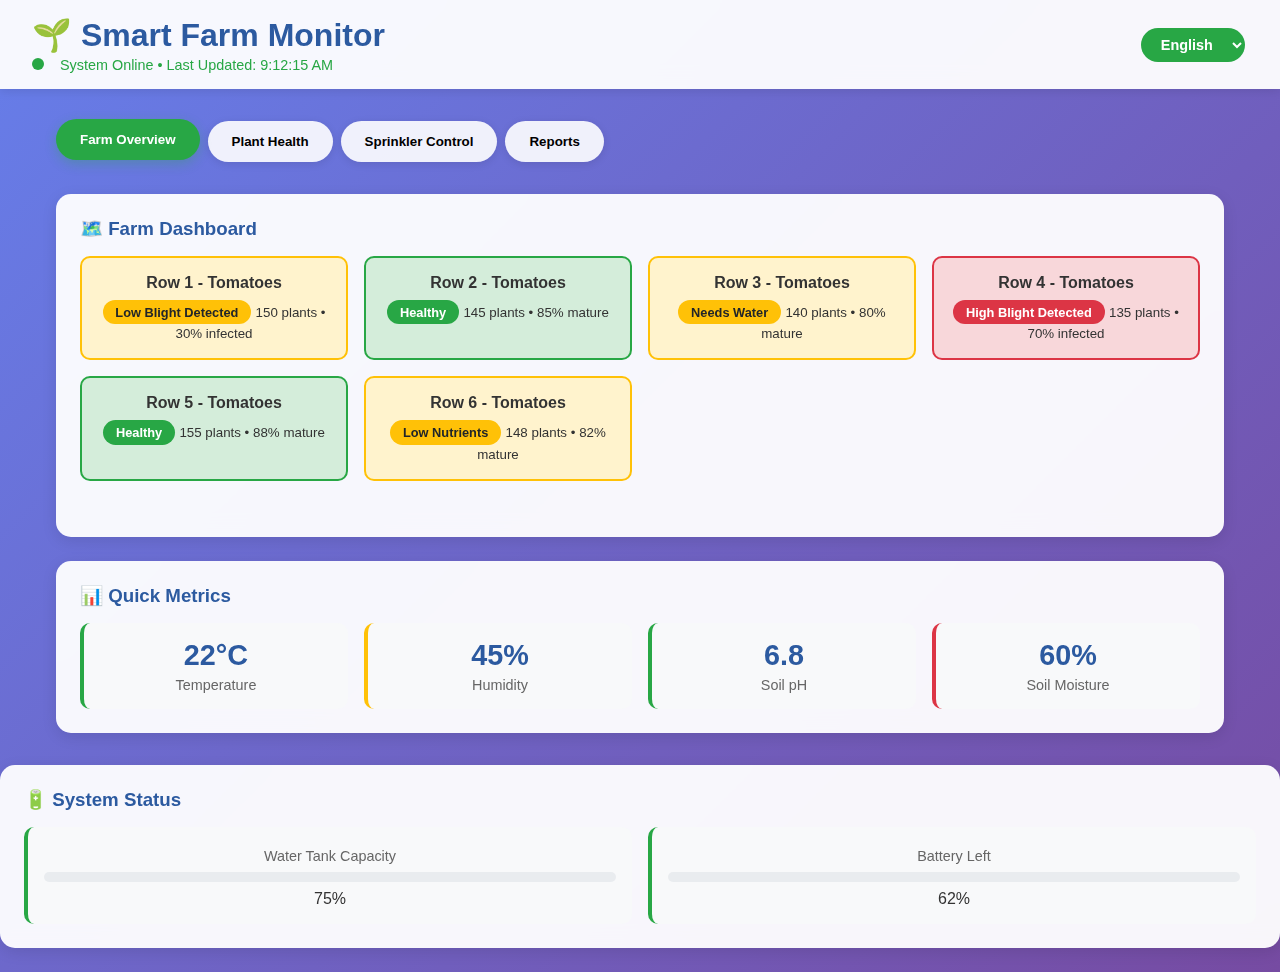
<file: index.html>
<!DOCTYPE html>
<html lang="en">
<head>
    <meta charset="UTF-8">
    <meta name="viewport" content="width=device-width, initial-scale=1.0">
    <title>Smart Farm Monitor</title>
    <style>
        * {
            margin: 0;
            padding: 0;
            box-sizing: border-box;
        }

        body {
            font-family: 'Segoe UI', Tahoma, Geneva, Verdana, sans-serif;
            background: linear-gradient(135deg, #667eea 0%, #764ba2 100%);
            min-height: 100vh;
            color: #333;
        }

        .header {
            background: rgba(255, 255, 255, 0.95);
            padding: 1rem 2rem;
            box-shadow: 0 2px 10px rgba(0,0,0,0.1);
            backdrop-filter: blur(10px);
        }

        .header h1 {
            color: #2c5aa0;
            font-size: 2rem;
            display: flex;
            align-items: center;
            gap: 0.5rem;
        }

        .header .status {
            font-size: 0.9rem;
            color: #28a745;
            margin-top: 0.2rem;
        }

        .container {
            max-width: 1200px;
            margin: 2rem auto;
            padding: 0 1rem;
        }

        .tabs {
            display: flex;
            gap: 0.5rem;
            margin-bottom: 2rem;
            flex-wrap: wrap;
        }

        .tab {
            background: rgba(255, 255, 255, 0.9);
            border: none;
            padding: 0.8rem 1.5rem;
            border-radius: 25px;
            cursor: pointer;
            font-weight: 600;
            transition: all 0.3s ease;
            box-shadow: 0 2px 8px rgba(0,0,0,0.1);
        }

        .tab.active {
            background: #28a745;
            color: white;
            transform: translateY(-2px);
            box-shadow: 0 4px 12px rgba(40, 167, 69, 0.3);
        }

        .tab:hover {
            transform: translateY(-1px);
            box-shadow: 0 3px 10px rgba(0,0,0,0.15);
        }

        .tab-content {
            display: none;
            animation: fadeIn 0.5s ease-in-out;
        }

        .tab-content.active {
            display: block;
        }

        @keyframes fadeIn {
            from { opacity: 0; transform: translateY(20px); }
            to { opacity: 1; transform: translateY(0); }
        }

        .card {
            background: rgba(255, 255, 255, 0.95);
            border-radius: 15px;
            padding: 1.5rem;
            margin-bottom: 1.5rem;
            box-shadow: 0 4px 15px rgba(0,0,0,0.1);
            backdrop-filter: blur(10px);
        }

        .card h3 {
            color: #2c5aa0;
            margin-bottom: 1rem;
            display: flex;
            align-items: center;
            gap: 0.5rem;
        }

        .farm-grid {
            display: grid;
            grid-template-columns: repeat(auto-fit, minmax(250px, 1fr));
            gap: 1rem;
            margin-bottom: 2rem;
        }

        .field {
            background: #f8f9fa;
            border: 2px solid #e9ecef;
            border-radius: 10px;
            padding: 1rem;
            text-align: center;
            transition: all 0.3s ease;
            cursor: pointer;
        }

        .field.healthy { border-color: #28a745; background: #d4edda; }
        .field.warning { border-color: #ffc107; background: #fff3cd; }
        .field.danger { border-color: #dc3545; background: #f8d7da; }

        .field:hover {
            transform: translateY(-3px);
            box-shadow: 0 5px 15px rgba(0,0,0,0.1);
        }

        .field-status {
            display: inline-block;
            padding: 0.3rem 0.8rem;
            border-radius: 20px;
            font-size: 0.8rem;
            font-weight: 600;
            margin-top: 0.5rem;
        }

        .status-healthy { background: #28a745; color: white; }
        .status-warning { background: #ffc107; color: #212529; }
        .status-danger { background: #dc3545; color: white; }

        .metrics-grid {
            display: grid;
            grid-template-columns: repeat(auto-fit, minmax(200px, 1fr));
            gap: 1rem;
        }

        .metric {
            background: #f8f9fa;
            padding: 1rem;
            border-radius: 10px;
            text-align: center;
            border-left: 4px solid #28a745;
        }

        .metric.warning { border-left-color: #ffc107; }
        .metric.danger { border-left-color: #dc3545; }

        .metric-value {
            font-size: 1.8rem;
            font-weight: bold;
            color: #2c5aa0;
        }

        .metric-label {
            color: #666;
            font-size: 0.9rem;
            margin-top: 0.3rem;
        }

        .controls {
            display: grid;
            grid-template-columns: repeat(auto-fit, minmax(250px, 1fr));
            gap: 1rem;
        }

        .control-panel {
            background: #f8f9fa;
            padding: 1.5rem;
            border-radius: 10px;
            border: 1px solid #e9ecef;
        }

        .control-panel h4 {
            color: #2c5aa0;
            margin-bottom: 1rem;
        }

        .btn {
            background: #28a745;
            color: white;
            border: none;
            padding: 0.8rem 1.5rem;
            border-radius: 25px;
            cursor: pointer;
            font-weight: 600;
            transition: all 0.3s ease;
            margin: 0.2rem;
        }

        .btn:hover {
            background: #218838;
            transform: translateY(-1px);
            box-shadow: 0 3px 8px rgba(40, 167, 69, 0.3);
        }

        .btn.stop {
            background: #dc3545;
        }

        .btn.stop:hover {
            background: #c82333;
        }

        .slider-container {
            margin: 1rem 0;
        }

        .slider {
            width: 100%;
            height: 8px;
            border-radius: 5px;
            background: #ddd;
            outline: none;
            -webkit-appearance: none;
        }

        .slider::-webkit-slider-thumb {
            -webkit-appearance: none;
            appearance: none;
            width: 20px;
            height: 20px;
            border-radius: 50%;
            background: #28a745;
            cursor: pointer;
        }

        .slider::-moz-range-thumb {
            width: 20px;
            height: 20px;
            border-radius: 50%;
            background: #28a745;
            cursor: pointer;
            border: none;
        }

        .progress-bar {
            width: 100%;
            height: 10px;
            background: #e9ecef;
            border-radius: 5px;
            overflow: hidden;
            margin: 0.5rem 0;
        }

        .progress-fill {
            height: 100%;
            background: linear-gradient(90deg, #28a745, #20c997);
            transition: width 0.3s ease;
            border-radius: 5px;
        }

        .alerts {
            background: #fff3cd;
            border: 1px solid #ffeaa7;
            border-radius: 10px;
            padding: 1rem;
            margin-bottom: 1rem;
        }

        .alert-item {
            display: flex;
            align-items: center;
            gap: 0.5rem;
            padding: 0.5rem 0;
            border-bottom: 1px solid #ffeaa7;
        }

        .alert-item:last-child {
            border-bottom: none;
        }

        .system-status {
            display: flex;
            align-items: center;
            gap: 1rem;
            flex-wrap: wrap;
        }

        .status-indicator {
            width: 12px;
            height: 12px;
            border-radius: 50%;
            background: #28a745;
            animation: pulse 2s infinite;
        }

        @keyframes pulse {
            0% { opacity: 1; }
            50% { opacity: 0.5; }
            100% { opacity: 1; }
        }

        @media (max-width: 768px) {
            .header {
                padding: 1rem;
            }
           
            .header h1 {
                font-size: 1.5rem;
            }
           
            .container {
                margin: 1rem auto;
                padding: 0 0.5rem;
            }
           
            .tabs {
                justify-content: center;
            }
           
            .tab {
                font-size: 0.9rem;
                padding: 0.6rem 1rem;
            }
        }
    </style>
</head>
<body>
            <div class="header">
        <div style="display: flex; justify-content: space-between; align-items: center; flex-wrap: wrap; gap: 1rem;">
            <div>
                <h1 id="mainTitle">🌱 Smart Farm Monitor</h1>
                <div class="system-status">
                    <div class="status-indicator"></div>
                    <span class="status" id="systemStatus">System Online • Last Updated: <span id="lastUpdate">--:--</span></span>
                </div>
            </div>
            <div class="language-selector">
                <select id="langSelect" onchange="changeLanguage()" class="btn" style="padding: 0.5rem 1rem; font-size: 0.9rem; border: none; border-radius: 25px; background: #28a745; color: white;">
                    <option value="en">English</option>
                    <option value="hi">हिंदी</option>
                    <option value="mr">मराठी</option>
                </select>
            </div>
        </div>
    </div>

    <div class="container">
        <div class="tabs">
            <button class="tab active" onclick="showTab('overview')" data-en="Farm Overview" data-hi="फार्म विवरण" data-mr="शेत विहंगावलोकन">Farm Overview</button>
            <button class="tab" onclick="showTab('health')" data-en="Plant Health" data-hi="पौधे का स्वास्थ्य" data-mr="वनस्पती आरोग्य">Plant Health</button>
            <button class="tab" onclick="showTab('sprinkler')" data-en="Sprinkler Control" data-hi="स्प्रिंकलर नियंत्रण" data-mr="फवारा नियंत्रण">Sprinkler Control</button>
            <button class="tab" onclick="showTab('reports')" data-en="Reports" data-hi="रिपोर्ट" data-mr="अहवाल">Reports</button>
        </div>

        <!-- Farm Overview Tab -->
<div id="overview" class="tab-content active">
    <div class="card">
        <h3>🗺️ Farm Dashboard</h3>
        <div class="farm-grid">
            <div class="field warning" onclick="selectField('row1')">
                <h4 data-en="Row 1 - Tomatoes" data-hi="पंक्ति 1 - टमाटर" data-mr="रांग 1 - टोमेटो">Row 1 - Tomatoes</h4>
                <div class="field-status status-warning" data-en="Less Blight Detected" data-hi="कम रोग का पता चला" data-mr="कमी आजार आढळले">Low Blight Detected</div>
                <small><span data-en="150 plants" data-hi="150 पौधे" data-mr="150 रोपे">150 plants</span> • <span data-en="70% infected" data-hi="90% परिपक्व" data-mr="90% पिकले">30% infected</span></small>
            </div>
            <div class="field healthy" onclick="selectField('row2')">
                <h4 data-en="Row 2 - Tomatoes" data-hi="पंक्ति 2 - टमाटर" data-mr="रांग 2 - टोमेटो">Row 2 - Tomatoes</h4>
                <div class="field-status status-healthy" data-en="Healthy" data-hi="स्वस्थ" data-mr="निरोगी">Healthy</div>
                <small><span data-en="145 plants" data-hi="145 पौधे" data-mr="145 रोपे">145 plants</span> • <span data-en="85% mature" data-hi="85% परिपक्व" data-mr="85% पिकले">85% mature</span></small>
            </div>
            <div class="field warning" onclick="selectField('row3')">
                <h4 data-en="Row 3 - Tomatoes" data-hi="पंक्ति 3 - टमाटर" data-mr="रांग 3 - टोमेटो">Row 3 - Tomatoes</h4>
                <div class="field-status status-warning" data-en="Needs Water" data-hi="पानी चाहिए" data-mr="पाण्याची गरज">Needs Water</div>
                <small><span data-en="140 plants" data-hi="140 पौधे" data-mr="140 रोपे">140 plants</span> • <span data-en="80% mature" data-hi="80% परिपक्व" data-mr="80% पिकले">80% mature</span></small>
            </div>
            <div class="field danger" onclick="selectField('row4')">
                <h4 data-en="Row 4 - Tomatoes" data-hi="पंक्ति 4 - टमाटर" data-mr="रांग 4 - टोमेटो">Row 4 - Tomatoes</h4>
                <div class="field-status status-danger" data-en="Highly Blight Detected" data-hi="अत्यधिक रोग का पता चला" data-mr="जास्त आजार आढळले">High Blight Detected</div>
                <small><span data-en="135 plants" data-hi="135 पौधे" data-mr="135 रोपे">135 plants</span> • <span data-en="75% mature" data-hi="75% परिपक्व" data-mr="75% पिकले">70% infected</span></small>
            </div>
            <div class="field healthy" onclick="selectField('row5')">
                <h4 data-en="Row 5 - Tomatoes" data-hi="पंक्ति 5 - टमाटर" data-mr="रांग 5 - टोमेटो">Row 5 - Tomatoes</h4>
                <div class="field-status status-healthy" data-en="Healthy" data-hi="स्वस्थ" data-mr="निरोगी">Healthy</div>
                <small><span data-en="155 plants" data-hi="155 पौधे" data-mr="155 रोपे">155 plants</span> • <span data-en="88% mature" data-hi="88% परिपक्व" data-mr="88% पिकले">88% mature</span></small>
            </div>
            <div class="field warning" onclick="selectField('row6')">
                <h4 data-en="Row 6 - Tomatoes" data-hi="पंक्ति 6 - टमाटर" data-mr="रांग 6 - टोमेटो">Row 6 - Tomatoes</h4>
                <div class="field-status status-warning" data-en="Low Nutrients" data-hi="कम पोषक तत्व" data-mr="कमी पोषक द्रव्ये">Low Nutrients</div>
                <small><span data-en="148 plants" data-hi="148 पौधे" data-mr="148 रोपे">148 plants</span> • <span data-en="82% mature" data-hi="82% परिपक्व" data-mr="82% पिकले">82% mature</span></small>
            </div>
        </div>
    </div>
</div>

            <div class="card">
                <h3>📊 Quick Metrics</h3>
                <div class="metrics-grid">
                    <div class="metric">
                        <div class="metric-value">22°C</div>
                        <div class="metric-label">Temperature</div>
                    </div>
                    <div class="metric warning">
                        <div class="metric-value">45%</div>
                        <div class="metric-label">Humidity</div>
                    </div>
                    <div class="metric">
                        <div class="metric-value">6.8</div>
                        <div class="metric-label">Soil pH</div>
                    </div>
                    <div class="metric danger">
                        <div class="metric-value">60%</div>
                        <div class="metric-label">Soil Moisture</div>
                    </div>
                </div>
            </div>
        </div>

        <!-- Plant Health Tab -->
        <div id="health" class="tab-content">
            <div class="alerts">
                <h4>⚠️ Active Alerts</h4>
                <div class="alert-item">
                    <span>🔴</span>
                    <strong>Row 3:</strong> Fungal infection detected
                </div>
                <div class="alert-item">
                    <span>🟡</span>
                    <strong>Row 4:</strong> Low soil moisture - irrigation needed
                </div>
            </div>

            <div class="card">
                <h3>🌡️ Environmental Monitoring</h3>
                <div class="metrics-grid">
                    <div class="metric">
                        <div class="metric-value">22°C</div>
                        <div class="metric-label">Air Temperature</div>
                        <div class="progress-bar">
                            <div class="progress-fill" style="width: 70%;"></div>
                        </div>
                    </div>
                    <div class="metric warning">
                        <div class="metric-value">45%</div>
                        <div class="metric-label">Air Humidity</div>
                        <div class="progress-bar">
                            <div class="progress-fill" style="width: 45%;"></div>
                        </div>
                    </div>
                    <div class="metric danger">
                        <div class="metric-value">35%</div>
                        <div class="metric-label">Soil Moisture</div>
                        <div class="progress-bar">
                            <div class="progress-fill" style="width: 35%;"></div>
                        </div>
                    </div>
                    <div class="metric">
                        <div class="metric-value">6.8</div>
                        <div class="metric-label">Soil pH Level</div>
                        <div class="progress-bar">
                            <div class="progress-fill" style="width: 68%;"></div>
                        </div>
                    </div>
                </div>
            </div>

            <div class="card">
                <h3>🦠 Disease Detection</h3>
                <div class="farm-grid">
                    <div class="field healthy">
                        <h4 data-en="Row 1 - Tomatoes" data-hi="पंक्ति 1 - टमाटर" data-mr="रांग 1 - टोमेटो">Row 1 - Tomatoes</h4>
                        <div class="field-status status-healthy" data-en="No Issues" data-hi="कोई समस्या नहीं" data-mr="कोणत्याही समस्या नाहीत">No Issues</div>
                        <small data-en="Infection Level: 0%" data-hi="संक्रमण स्तर: 0%" data-mr="संसर्ग पातळी: 0%">Infection Level: 0%</small>
                    </div>
                    <div class="field healthy">
                        <h4 data-en="Row 2 - Tomatoes" data-hi="पंक्ति 2 - टमाटर" data-mr="रांग 2 - टोमेटो">Row 2 - Tomatoes</h4>
                        <div class="field-status status-healthy" data-en="No Issues" data-hi="कोई समस्या नहीं" data-mr="कोणत्याही समस्या नाहीत">No Issues</div>
                        <small data-en="Infection Level: 2%" data-hi="संक्रमण स्तर: 2%" data-mr="संसर्ग पातळी: 2%">Infection Level: 2%</small>
                    </div>
                    <div class="field warning">
                        <h4 data-en="Row 3 - Tomatoes" data-hi="पंक्ति 3 - टमाटर" data-mr="रांग 3 - टोमेटो">Row 3 - Tomatoes</h4>
                        <div class="field-status status-warning" data-en="Water Stress" data-hi="पानी का तनाव" data-mr="पाण्याचा ताण">Water Stress</div>
                        <small data-en="Infection Level: 8%" data-hi="संक्रमण स्तर: 8%" data-mr="संसर्ग पातळी: 8%">Infection Level: 8%</small>
                    </div>
                    <div class="field danger">
                        <h4 data-en="Row 4 - Tomatoes" data-hi="पंक्ति 4 - टमाटर" data-mr="रांग 4 - टोमेटो">Row 4 - Tomatoes</h4>
                        <div class="field-status status-danger" data-en="Blight Infection" data-hi="रोग संक्रमण" data-mr="आजार संसर्ग">Blight Infection</div>
                        <small data-en="Infection Level: 35%" data-hi="संक्रमण स्तर: 35%" data-mr="संसर्ग पातळी: 35%">Infection Level: 35%</small>
                    </div>
                    <div class="field healthy">
                        <h4 data-en="Row 5 - Tomatoes" data-hi="पंक्ति 5 - टमाटर" data-mr="रांग 5 - टोमेटो">Row 5 - Tomatoes</h4>
                        <div class="field-status status-healthy" data-en="No Issues" data-hi="कोई समस्या नहीं" data-mr="कोणत्याही समस्या नाहीत">No Issues</div>
                        <small data-en="Infection Level: 1%" data-hi="संक्रमण स्तर: 1%" data-mr="संसर्ग पातळी: 1%">Infection Level: 1%</small>
                    </div>
                    <div class="field warning">
                        <h4 data-en="Row 6 - Tomatoes" data-hi="पंक्ति 6 - टमाटर" data-mr="रांग 6 - टोमेटो">Row 6 - Tomatoes</h4>
                        <div class="field-status status-warning" data-en="Nutrient Deficiency" data-hi="पोषक तत्व की कमी" data-mr="पोषक द्रव्यांची कमी">Nutrient Deficiency</div>
                        <small data-en="Infection Level: 12%" data-hi="संक्रमण स्तर: 12%" data-mr="संसर्ग पातळी: 12%">Infection Level: 12%</small>
                    </div>
                </div>
            </div>
        </div>

        <!-- Sprinkler Control Tab -->
        <div id="sprinkler" class="tab-content">
            <div class="card">
                <h3>💧 Sprinkler System Control</h3>
                <div class="controls">
                    <div class="control-panel">
                        <h4 data-en="Row 1 - Tomatoes" data-hi="पंक्ति 1 - टमाटर" data-mr="रांग 1 - टोमेटो">Row 1 - Tomatoes</h4>
                        <button class="btn" onclick="startSprinkler('1')" data-en="Start Sprinkler" data-hi="स्प्रिंकलर चालू करें" data-mr="फवारा सुरू करा">Start Sprinkler</button>
                        <button class="btn stop" onclick="stopSprinkler('1')" data-en="Stop Sprinkler" data-hi="स्प्रिंकलर बंद करें" data-mr="फवारा बंद करा">Stop Sprinkler</button>
                        <div class="slider-container">
                            <label data-en="Duration:" data-hi="अवधि:" data-mr="कालावधी:">Duration: <span id="duration1">10</span> <span data-en="minutes" data-hi="मिनट" data-mr="मिनिटे">sec</span></label>
                            <input type="range" min="1" max="30" value="10" class="slider" oninput="updateDuration('1', this.value)">
                        </div>
                        <div><span data-en="Status:" data-hi="स्थिति:" data-mr="स्थिती:">Status:</span> <span id="status1" data-en="Stopped" data-hi="बंद" data-mr="बंद">Stopped</span></div>
                    </div>
                   
                    <div class="control-panel">
                        <h4 data-en="Row 2 - Tomatoes" data-hi="पंक्ति 2 - टमाटर" data-mr="रांग 2 - टोमेटो">Row 2 - Tomatoes</h4>
                        <button class="btn" onclick="startSprinkler('2')" data-en="Start Sprinkler" data-hi="स्प्रिंकलर चालू करें" data-mr="फवारा सुरू करा">Start Sprinkler</button>
                        <button class="btn stop" onclick="stopSprinkler('2')" data-en="Stop Sprinkler" data-hi="स्प्रिंकलर बंद करें" data-mr="फवारा बंद करा">Stop Sprinkler</button>
                        <div class="slider-container">
                            <label data-en="Duration:" data-hi="अवधि:" data-mr="कालावधी:">Duration: <span id="duration2">25</span> <span data-en="minutes" data-hi="मिनट" data-mr="मिनिटे">sec</span></label>
                            <input type="range" min="5" max="30" value="25" class="slider" oninput="updateDuration('2', this.value)">
                        </div>
                        <div><span data-en="Status:" data-hi="स्थिति:" data-mr="स्थिती:">Status:</span> <span id="status2" data-en="Stopped" data-hi="बंद" data-mr="बंद">Stopped</span></div>
                    </div>
                   
                    <div class="control-panel">
                        <h4 data-en="Row 3 - Tomatoes" data-hi="पंक्ति 3 - टमाटर" data-mr="रांग 3 - टोमेटो">Row 3 - Tomatoes</h4>
                        <button class="btn" onclick="startSprinkler('3')" data-en="Start Sprinkler" data-hi="स्प्रिंकलर चालू करें" data-mr="फवारा सुरू करा">Start Sprinkler</button>
                        <button class="btn stop" onclick="stopSprinkler('3')" data-en="Stop Sprinkler" data-hi="स्प्रिंकलर बंद करें" data-mr="फवारा बंद करा">Stop Sprinkler</button>
                        <div class="slider-container">
                            <label data-en="Duration:" data-hi="अवधि:" data-mr="कालावधी:">Duration: <span id="duration3">45</span> <span data-en="minutes" data-hi="मिनट" data-mr="मिनिटे">sec</span></label>
                            <input type="range" min="0" max="30" value="5" class="slider" oninput="updateDuration('3', this.value)">
                        </div>
                        <div><span data-en="Status:" data-hi="स्थिति:" data-mr="स्थिती:">Status:</span> <span id="status3" data-en="Stopped" data-hi="बंद" data-mr="बंद">Stopped</span></div>
                    </div>
                   
                    <div class="control-panel">
                        <h4 data-en="Row 4 - Tomatoes" data-hi="पंक्ति 4 - टमाटर" data-mr="रांग 4 - टोमेटो">Row 4 - Tomatoes</h4>
                        <button class="btn" onclick="startSprinkler('4')" data-en="Start Sprinkler" data-hi="स्प्रिंकलर चालू करें" data-mr="फवारा सुरू करा">Start Sprinkler</button>
                        <button class="btn stop" onclick="stopSprinkler('4')" data-en="Stop Sprinkler" data-hi="स्प्रिंकलर बंद करें" data-mr="फवारा बंद करा">Stop Sprinkler</button>
                        <div class="slider-container">
                            <label data-en="Duration:" data-hi="अवधि:" data-mr="कालावधी:">Duration: <span id="duration4">35</span> <span data-en="minutes" data-hi="मिनट" data-mr="मिनिटे">sec</span></label>
                            <input type="range" min="0" max="30" value="15" class="slider" oninput="updateDuration('4', this.value)">
                        </div>
                        <div><span data-en="Status:" data-hi="स्थिति:" data-mr="स्थिती:">Status:</span> <span id="status4" data-en="Stopped" data-hi="बंद" data-mr="बंद">Stopped</span></div>
                    </div>
                   
                    <div class="control-panel">
                        <h4 data-en="Row 5 - Tomatoes" data-hi="पंक्ति 5 - टमाटर" data-mr="रांग 5 - टोमेटो">Row 5 - Tomatoes</h4>
                        <button class="btn" onclick="startSprinkler('5')" data-en="Start Sprinkler" data-hi="स्प्रिंकलर चालू करें" data-mr="फवारा सुरू करा">Start Sprinkler</button>
                        <button class="btn stop" onclick="stopSprinkler('5')" data-en="Stop Sprinkler" data-hi="स्प्रिंकलर बंद करें" data-mr="फवारा बंद करा">Stop Sprinkler</button>
                        <div class="slider-container">
                            <label data-en="Duration:" data-hi="अवधि:" data-mr="कालावधी:">Duration: <span id="duration5">40</span> <span data-en="minutes" data-hi="मिनट" data-mr="मिनिटे">sec</span></label>
                            <input type="range" min="0" max="30" value="10" class="slider" oninput="updateDuration('5', this.value)">
                        </div>
                        <div><span data-en="Status:" data-hi="स्थिति:" data-mr="स्थिती:">Status:</span> <span id="status5" data-en="Stopped" data-hi="बंद" data-mr="बंद">Stopped</span></div>
                    </div>
                   
                    <div class="control-panel">
                        <h4 data-en="Row 6 - Tomatoes" data-hi="पंक्ति 6 - टमाटर" data-mr="रांग 6 - टोमेटो">Row 6 - Tomatoes</h4>
                        <button class="btn" onclick="startSprinkler('6')" data-en="Start Sprinkler" data-hi="स्प्रिंकलर चालू करें" data-mr="फवारा सुरू करा">Start Sprinkler</button>
                        <button class="btn stop" onclick="stopSprinkler('6')" data-en="Stop Sprinkler" data-hi="स्प्रिंकलर बंद करें" data-mr="फवारा बंद करा">Stop Sprinkler</button>
                        <div class="slider-container">
                            <label data-en="Duration:" data-hi="अवधि:" data-mr="कालावधी:">Duration: <span id="duration6">30</span> <span data-en="minutes" data-hi="मिनट" data-mr="मिनिटे">sec</span></label>
                            <input type="range" min="5" max="30" value="30" class="slider" oninput="updateDuration('6', this.value)">
                        </div>
                        <div><span data-en="Status:" data-hi="स्थिति:" data-mr="स्थिती:">Status:</span> <span id="status6" data-en="Stopped" data-hi="बंद" data-mr="बंद">Stopped</span></div>
                    </div>
                </div>
            </div>

            <div class="card">
                <h3>🎛️ Master Controls</h3>
                <div style="text-align: center; padding: 1rem;">
                    <button class="btn" onclick="startAllSprinklers()" style="font-size: 1.1rem; padding: 1rem 2rem;">Start All Sprinklers</button>
                    <button class="btn stop" onclick="stopAllSprinklers()" style="font-size: 1.1rem; padding: 1rem 2rem;">Emergency Stop All</button>
                </div>
                <div class="metrics-grid">
                    <div class="metric">
                        <div class="metric-value">850L</div>
                        <div class="metric-label" data-en="Water Tank Level" data-hi="पानी टैंक स्तर" data-mr="पाणी टाकी पातळी">Water Tank Level</div>
                    </div>
                    <div class="metric">
                        <div class="metric-value">2.3 bar</div>
                        <div class="metric-label" data-en="Water Pressure" data-hi="पानी का दबाव" data-mr="पाण्याचा दाब">Water Pressure</div>
                    </div>
                    <div class="metric">
                        <div class="metric-value">0 L/min</div>
                        <div class="metric-label" data-en="Flow Rate" data-hi="प्रवाह दर" data-mr="प्रवाह दर">Flow Rate</div>
                    </div>
                </div>
            </div>
        </div>

        <!-- Reports Tab -->
        <div id="reports" class="tab-content">
            <div class="card">
                <h3>📈 Weekly Summary</h3>
                <div class="metrics-grid">
                    <div class="metric">
                        <div class="metric-value">2,340L</div>
                        <div class="metric-label">Water Used This Week</div>
                    </div>
                    <div class="metric">
                        <div class="metric-value">98.5%</div>
                        <div class="metric-label">System Uptime</div>
                    </div>
                    <div class="metric">
                        <div class="metric-value">3</div>
                        <div class="metric-label">Issues Resolved</div>
                    </div>
                    <div class="metric">
                        <div class="metric-value">87%</div>
                        <div class="metric-label">Crop Health Average</div>
                    </div>
                </div>
            </div>

            <div class="card">
                <h3>🏆 Performance Insights</h3>
                <div style="padding: 1rem 0;">
                    <p>✅ <strong>Best Performing Field:</strong> ROW 4- 95% health score</p>
                    <p>⚠️ <strong>Needs Attention:</strong> ROW 3 - Fungal treatment required</p>
                    <p>💡 <strong>Recommendation:</strong> Increase irrigation frequency for ROW 6</p>
                    <p>📊 <strong>Water Efficiency:</strong> 15% improvement from last month</p>
                </div>
            </div>

            <div class="card">
                <h3>📅 Scheduled Activities</h3>
                <div style="padding: 1rem 0;">
                    <div class="alert-item">
                        <span>📅</span> Tomorrow 6:00 AM - Automated watering cycle for all fields
                    </div>
                    <div class="alert-item">
                        <span>🔍</span> Thursday 2:00 PM - Scheduled health inspection
                    </div>
                    <div class="alert-item">
                        <span>🌱</span> Saturday - Fertilizer application for Fields A & D
                    </div>
                </div>
            </div>
        </div>
    </div>


   <div class="card">
    <h3>🔋 System Status</h3>
    <div class="metrics-grid">
        <div class="metric">
            <div class="metric-label">Water Tank Capacity</div>
            <div class="progress-container">
                <div id="waterTankBar" class="progress-bar"></div>
            </div>
            <div id="waterTankBar-label" class="progress-label">75%</div>
        </div>
        <div class="metric">
            <div class="metric-label">Battery Left</div>
            <div class="progress-container">
                <div id="batteryBar" class="progress-bar"></div>
            </div>
            <div id="batteryBar-label" class="progress-label">62%</div>
        </div>
    </div>
</div>


    <script>
        // Language switching functionality
        let currentLanguage = 'en';
       
        const translations = {
            en: {
                mainTitle: "🌱 Smart Farm Monitor",
                systemStatus: "System Online • Last Updated:",
                farmDashboard: "🗺️ Farm Dashboard",
                quickMetrics: "📊 Quick Metrics",
                temperature: "Temperature",
                humidity: "Humidity",
                soilPh: "Soil pH",
                soilMoisture: "Soil Moisture",
                activeAlerts: "⚠️ Active Alerts",
                environmentalMonitoring: "🌡️ Environmental Monitoring",
                airTemperature: "Air Temperature",
                airHumidity: "Air Humidity",
                soilPhLevel: "Soil pH Level",
                diseaseDetection: "🦠 Disease Detection",
                sprinklerSystemControl: "💧 Sprinkler System Control",
                startSprinkler: "Start Sprinkler",
                stopSprinkler: "Stop Sprinkler",
                duration: "Duration",
                minutes: "minutes",
                status: "Status",
                stopped: "Stopped",
                running: "Running",
                masterControls: "🎛️ Master Controls",
                startAll: "Start All Sprinklers",
                emergencyStop: "Emergency Stop All",
                activeSprinklers: "Active Sprinklers",
                waterTankLevel: "Water Tank Level",
                waterPressure: "Water Pressure",
                flowRate: "Flow Rate",
                weeklySummary: "📈 Weekly Summary",
                waterUsedWeek: "Water Used This Week",
                systemUptime: "System Uptime",
                issuesResolved: "Issues Resolved",
                cropHealthAvg: "Crop Health Average",
                performanceInsights: "🏆 Performance Insights",
                scheduledActivities: "📅 Scheduled Activities"
            },
            hi: {
                mainTitle: "🌱 स्मार्ट फार्म मॉनिटर",
                systemStatus: "सिस्टम ऑनलाइन • अंतिम अपडेट:",
                farmDashboard: "🗺️ फार्म डैशबोर्ड",
                quickMetrics: "📊 त्वरित मैट्रिक्स",
                temperature: "तापमान",
                humidity: "नमी",
                soilPh: "मिट्टी pH",
                soilMoisture: "मिट्टी की नमी",
                activeAlerts: "⚠️ सक्रिय अलर्ट",
                environmentalMonitoring: "🌡️ पर्यावरण निगरानी",
                airTemperature: "हवा का तापमान",
                airHumidity: "हवा की नमी",
                soilPhLevel: "मिट्टी pH स्तर",
                diseaseDetection: "🦠 रोग की पहचान",
                sprinklerSystemControl: "💧 स्प्रिंकलर सिस्टम नियंत्रण",
                startSprinkler: "स्प्रिंकलर चालू करें",
                stopSprinkler: "स्प्रिंकलर बंद करें",
                duration: "अवधि",
                minutes: "मिनट",
                status: "स्थिति",
                stopped: "बंद",
                running: "चालू",
                masterControls: "🎛️ मुख्य नियंत्रण",
                startAll: "सभी स्प्रिंकलर चालू करें",
                emergencyStop: "आपातकालीन सभी बंद",
                activeSprinklers: "सक्रिय स्प्रिंकलर",
                waterTankLevel: "पानी टैंक स्तर",
                waterPressure: "पानी का दबाव",
                flowRate: "प्रवाह दर",
                weeklySummary: "📈 साप्ताहिक सारांश",
                waterUsedWeek: "इस सप्ताह उपयोग पानी",
                systemUptime: "सिस्टम अपटाइम",
                issuesResolved: "समस्याएं हल",
                cropHealthAvg: "फसल स्वास्थ्य औसत",
                performanceInsights: "🏆 प्रदर्शन अंतर्दृष्टि",
                scheduledActivities: "📅 निर्धारित गतिविधियां"
            },
            mr: {
                mainTitle: "🌱 स्मार्ट फार्म मॉनिटर",
                systemStatus: "सिस्टम ऑनलाईन • शेवटचे अपडेट:",
                farmDashboard: "🗺️ शेत डॅशबोर्ड",
                quickMetrics: "📊 जलद मेट्रिक्स",
                temperature: "तापमान",
                humidity: "आर्द्रता",
                soilPh: "माती pH",
                soilMoisture: "मातीची ओलावा",
                activeAlerts: "⚠️ सक्रिय सूचना",
                environmentalMonitoring: "🌡️ पर्यावरण निरीक्षण",
                airTemperature: "हवेचे तापमान",
                airHumidity: "हवेची आर्द्रता",
                soilPhLevel: "माती pH पातळी",
                diseaseDetection: "🦠 रोग शोध",
                sprinklerSystemControl: "💧 फवारा यंत्रणा नियंत्रण",
                startSprinkler: "फवारा सुरू करा",
                stopSprinkler: "फवारा बंद करा",
                duration: "कालावधी",
                minutes: "मिनिटे",
                status: "स्थिती",
                stopped: "बंद",
                running: "चालू",
                masterControls: "🎛️ मुख्य नियंत्रणे",
                startAll: "सर्व फवारे सुरू करा",
                emergencyStop: "आपत्कालीन सर्व बंद",
                activeSprinklers: "सक्रिय फवारे",
                waterTankLevel: "पाणी टाकी पातळी",
                waterPressure: "पाण्याचा दाब",
                flowRate: "प्रवाह दर",
                weeklySummary: "📈 साप्ताहिक सारांश",
                waterUsedWeek: "या आठवड्यात वापरलेले पाणी",
                systemUptime: "सिस्टम अपटाइम",
                issuesResolved: "सोडवलेल्या समस्या",
                cropHealthAvg: "पीक आरोग्य सरासरी",
                performanceInsights: "🏆 कामगिरी अंतर्दृष्टी",
                scheduledActivities: "📅 नियोजित क्रियाकलाप"
            }
        };

       function changeLanguage() {
    const select = document.getElementById('langSelect');
    currentLanguage = select.value;
    updateLanguage();
}

function updateLanguage() {
    const t = translations[currentLanguage];
   
    // Update main elements
    document.getElementById('mainTitle').textContent = t.mainTitle;
    document.getElementById('systemStatus').innerHTML = `<div class="status-indicator"></div><span class="status">${t.systemStatus} <span id="lastUpdate">--:--</span></span>`;
   
    // Update tabs
    document.querySelectorAll('.tab').forEach(tab => {
        const key = `data-${currentLanguage}`;
        if (tab.getAttribute(key)) {
            tab.textContent = tab.getAttribute(key);
        }
    });
   
    // Update all translatable elements
    updateTranslatableElements();
    updateTime(); // Refresh time display
}

function updateTranslatableElements() {
    const t = translations[currentLanguage];
   
    // Update elements with data attributes
    document.querySelectorAll('[data-en]').forEach(element => {
        const key = `data-${currentLanguage}`;
        if (element.getAttribute(key)) {
            if (element.tagName === 'LABEL') {
                // Handle labels with spans inside
                const span = element.querySelector('span');
                const spanValue = span ? span.outerHTML : '';
                element.innerHTML = element.getAttribute(key) + ' ' + spanValue;
            } else {
                element.textContent = element.getAttribute(key);
            }
        }
    });
   
    // Update section headers
    const sectionHeaders = document.querySelectorAll('h3, h4');
    sectionHeaders.forEach(header => {
        Object.entries(t).forEach(([key, value]) => {
            if (header.textContent.includes(translations.en[key]) ||
                header.textContent.includes(translations.hi[key]) ||
                header.textContent.includes(translations.mr[key])) {
                header.textContent = value;
            }
        });
    });
}

function updateTime() {
    const now = new Date();
    document.getElementById('lastUpdate').textContent = now.toLocaleTimeString();
}

// Initialize and update every 30 seconds
updateTime();
setInterval(updateTime, 30000);

// Tab switching functionality
function showTab(tabName) {
    // Hide all tab contents
    const contents = document.querySelectorAll('.tab-content');
    contents.forEach(content => content.classList.remove('active'));
   
    // Remove active class from all tabs
    const tabs = document.querySelectorAll('.tab');
    tabs.forEach(tab => tab.classList.remove('active'));
   
    // Show selected tab content
    document.getElementById(tabName).classList.add('active');
   
    // Add active class to clicked tab
    event.target.classList.add('active');
}

// Field selection
function selectField(fieldId) {
    alert(`Selected ${fieldId} - Detailed view would open here`);
}

// Sprinkler controls
function startSprinkler(row) {
    const statusElement = document.getElementById(`status${row}`);
    const runningText = currentLanguage === 'en' ? 'Running' :
                       currentLanguage === 'hi' ? 'चालू' : 'चालू';
    statusElement.textContent = runningText;
    statusElement.style.color = '#28a745';
    statusElement.style.fontWeight = 'bold';
   
    // Update active sprinklers count
    updateActiveSprinklers();
   
    // Show notification
    const message = currentLanguage === 'en' ? `Sprinkler system started for Row ${row}` :
                   currentLanguage === 'hi' ? `पंक्ति ${row} के लिए स्प्रिंकलर सिस्टम चालू किया गया` :
                   `रांग ${row} साठी फवारा प्रणाली सुरू केली`;
    showNotification(message, 'success');
}

function stopSprinkler(row) {
    const statusElement = document.getElementById(`status${row}`);
    const stoppedText = currentLanguage === 'en' ? 'Stopped' :
                       currentLanguage === 'hi' ? 'बंद' : 'बंद';
    statusElement.textContent = stoppedText;
    statusElement.style.color = '#dc3545';
    statusElement.style.fontWeight = 'normal';
   
    // Update active sprinklers count
    updateActiveSprinklers();
   
    // Show notification
    const message = currentLanguage === 'en' ? `Sprinkler system stopped for Row ${row}` :
                   currentLanguage === 'hi' ? `पंक्ति ${row} के लिए स्प्रिंकलर सिस्टम बंद किया गया` :
                   `रांग ${row} साठी फवारा प्रणाली बंद केली`;
    showNotification(message, 'info');
}

function updateDuration(field, value) {
    document.getElementById(`duration${field}`).textContent = value;
}

function startAllSprinklers() {
    const runningText = currentLanguage === 'en' ? 'Running' :
                       currentLanguage === 'hi' ? 'चालू' : 'चालू';
    ['1', '2', '3', '4', '5', '6'].forEach(row => {
        const statusElement = document.getElementById(`status${row}`);
        statusElement.textContent = runningText;
        statusElement.style.color = '#28a745';
        statusElement.style.fontWeight = 'bold';
    });
    updateActiveSprinklers();
    const message = currentLanguage === 'en' ? 'All sprinkler systems activated' :
                   currentLanguage === 'hi' ? 'सभी स्प्रिंकलर सिस्टम सक्रिय किए गए' :
                   'सर्व फवारा प्रणाली सक्रिय केल्या';
    showNotification(message, 'success');
}

function stopAllSprinklers() {
    const stoppedText = currentLanguage === 'en' ? 'Stopped' :
                       currentLanguage === 'hi' ? 'बंद' : 'बंद';
    ['1', '2', '3', '4', '5', '6'].forEach(row => {
        const statusElement = document.getElementById(`status${row}`);
        statusElement.textContent = stoppedText;
        statusElement.style.color = '#dc3545';
        statusElement.style.fontWeight = 'normal';
    });
    updateActiveSprinklers();
    const message = currentLanguage === 'en' ? 'Emergency stop - All sprinklers deactivated' :
                   currentLanguage === 'hi' ? 'आपातकालीन स्टॉप - सभी स्प्रिंकलर निष्क्रिय किए गए' :
                   'आपत्कालीन स्टॉप - सर्व फवारे निष्क्रिय केले';
    showNotification(message, 'warning');
}

function updateActiveSprinklers() {
    let activeCount = 0;
    ['1', '2', '3', '4', '5', '6'].forEach(row => {
        const status = document.getElementById(`status${row}`).textContent;
        if (status === 'Running' || status === 'चालू') {
            activeCount++;
        }
    });
   
    // Update flow rate simulation
    const flowRateElements = document.querySelectorAll('.metric .metric-value');
    flowRateElements.forEach(el => {
        if (el.textContent.includes('L/min')) {
            el.textContent = `${activeCount * 10.5} L/min`;
        }
    });
}

function showNotification(message, type) {
    // Create notification element
    const notification = document.createElement('div');
    notification.style.cssText = `
        position: fixed;
        top: 20px;
        right: 20px;
        background: ${type === 'success' ? '#28a745' : type === 'warning' ? '#ffc107' : '#17a2b8'};
        color: white;
        padding: 1rem 1.5rem;
        border-radius: 10px;
        box-shadow: 0 4px 15px rgba(0,0,0,0.2);
        z-index: 1000;
        transform: translateX(100%);
        transition: transform 0.3s ease;
    `;
    notification.textContent = message;
   
    document.body.appendChild(notification);
   
    // Slide in
    setTimeout(() => {
        notification.style.transform = 'translateX(0)';
    }, 100);
   
    // Remove after 3 seconds
    setTimeout(() => {
        notification.style.transform = 'translateX(100%)';
        setTimeout(() => {
            document.body.removeChild(notification);
        }, 300);
    }, 3000);
}

// ✅ Update progress bar values (for tank & battery)
function updateProgressBar(id, value) {
    const bar = document.getElementById(id);
    const label = document.getElementById(`${id}-label`);
    if (bar && label) {
        bar.style.width = value + '%';
        label.textContent = value + '%';
        if (value > 70) {
            bar.style.background = '#28a745'; // green
        } else if (value > 40) {
            bar.style.background = '#ffc107'; // yellow
        } else {
            bar.style.background = '#dc3545'; // red
        }
    }
}

// Simulate real-time data updates
function simulateDataUpdates() {
    const metrics = document.querySelectorAll('.metric-value');
   
    setInterval(() => {
        // Update temperature occasionally
        if (Math.random() > 0.7) {
            const tempMetrics = Array.from(metrics).filter(m => m.textContent.includes('°C'));
            tempMetrics.forEach(metric => {
                const currentTemp = parseInt(metric.textContent);
                const newTemp = currentTemp + (Math.random() > 0.5 ? 1 : -1);
                metric.textContent = `${Math.max(18, Math.min(30, newTemp))}°C`;
            });
        }
       
        // Update humidity occasionally
        if (Math.random() > 0.8) {
            const humidityMetrics = Array.from(metrics).filter(m => m.textContent.includes('%') && !m.textContent.includes('L'));
            humidityMetrics.forEach(metric => {
                if (metric.textContent.includes('%')) {
                    const currentHumidity = parseInt(metric.textContent);
                    const newHumidity = currentHumidity + (Math.random() > 0.5 ? 2 : -2);
                    metric.textContent = `${Math.max(30, Math.min(90, newHumidity))}%`;
                }
            });
        }

        // ✅ Simulate tank & battery updates
        const newTank = Math.floor(Math.random() * 40) + 60; // 60–100%
        const newBattery = Math.floor(Math.random() * 50) + 30; // 30–80%
        updateProgressBar('waterTankBar', newTank);
        updateProgressBar('batteryBar', newBattery);

    }, 10000); // Update every 10s
}

// Initialize the simulation
simulateDataUpdates();
    </script>
</body>
</html>
</file>
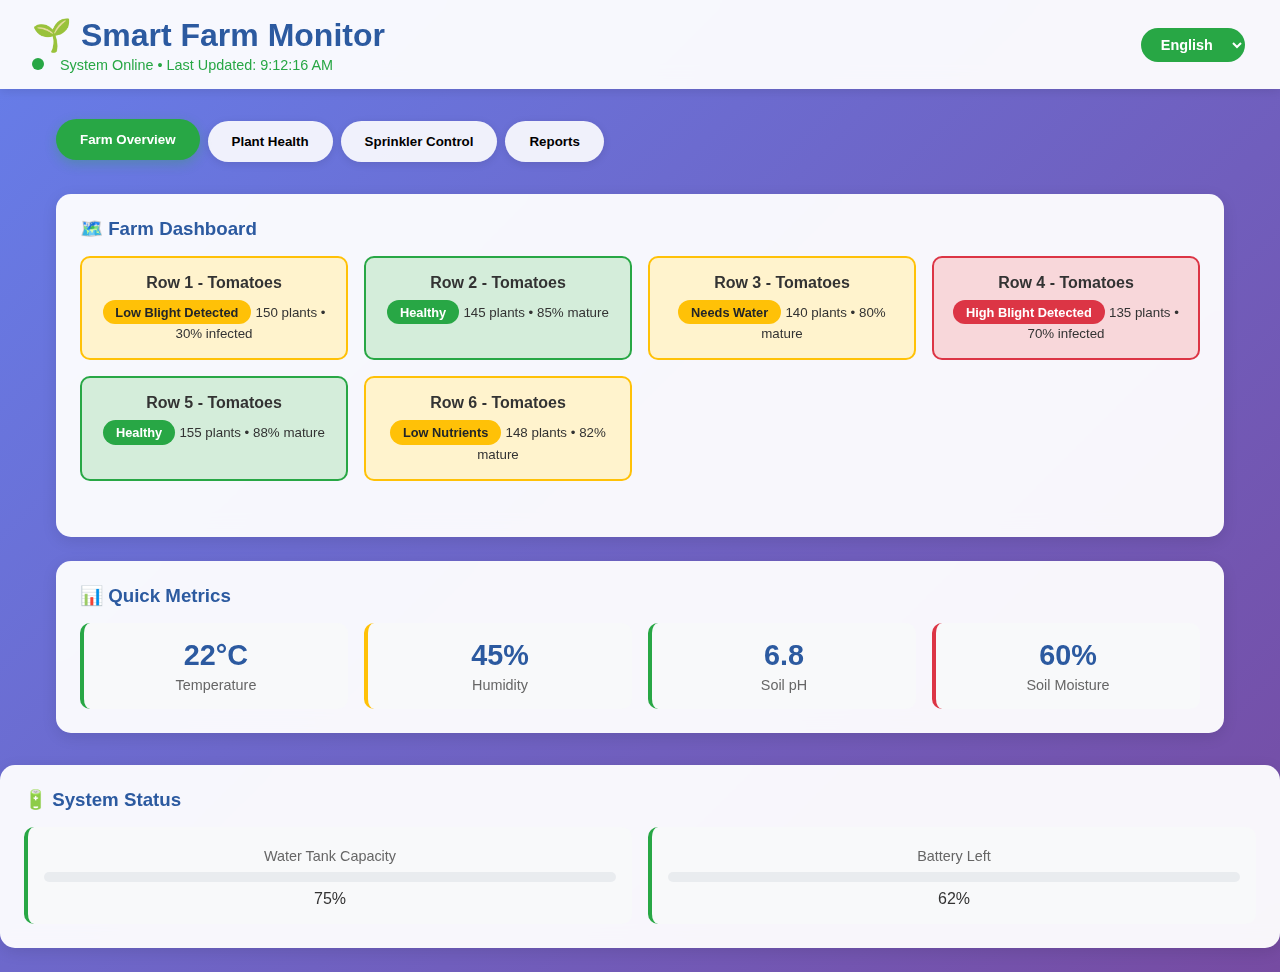
<file: saanvi.html>
<!DOCTYPE html>
<html lang="en">
<head>
    <meta charset="UTF-8">
    <meta name="viewport" content="width=device-width, initial-scale=1.0">
    <title>Smart Farm Monitor</title>
    <style>
        * {
            margin: 0;
            padding: 0;
            box-sizing: border-box;
        }

        body {
            font-family: 'Segoe UI', Tahoma, Geneva, Verdana, sans-serif;
            background: linear-gradient(135deg, #667eea 0%, #764ba2 100%);
            min-height: 100vh;
            color: #333;
        }

        .header {
            background: rgba(255, 255, 255, 0.95);
            padding: 1rem 2rem;
            box-shadow: 0 2px 10px rgba(0,0,0,0.1);
            backdrop-filter: blur(10px);
        }

        .header h1 {
            color: #2c5aa0;
            font-size: 2rem;
            display: flex;
            align-items: center;
            gap: 0.5rem;
        }

        .header .status {
            font-size: 0.9rem;
            color: #28a745;
            margin-top: 0.2rem;
        }

        .container {
            max-width: 1200px;
            margin: 2rem auto;
            padding: 0 1rem;
        }

        .tabs {
            display: flex;
            gap: 0.5rem;
            margin-bottom: 2rem;
            flex-wrap: wrap;
        }

        .tab {
            background: rgba(255, 255, 255, 0.9);
            border: none;
            padding: 0.8rem 1.5rem;
            border-radius: 25px;
            cursor: pointer;
            font-weight: 600;
            transition: all 0.3s ease;
            box-shadow: 0 2px 8px rgba(0,0,0,0.1);
        }

        .tab.active {
            background: #28a745;
            color: white;
            transform: translateY(-2px);
            box-shadow: 0 4px 12px rgba(40, 167, 69, 0.3);
        }

        .tab:hover {
            transform: translateY(-1px);
            box-shadow: 0 3px 10px rgba(0,0,0,0.15);
        }

        .tab-content {
            display: none;
            animation: fadeIn 0.5s ease-in-out;
        }

        .tab-content.active {
            display: block;
        }

        @keyframes fadeIn {
            from { opacity: 0; transform: translateY(20px); }
            to { opacity: 1; transform: translateY(0); }
        }

        .card {
            background: rgba(255, 255, 255, 0.95);
            border-radius: 15px;
            padding: 1.5rem;
            margin-bottom: 1.5rem;
            box-shadow: 0 4px 15px rgba(0,0,0,0.1);
            backdrop-filter: blur(10px);
        }

        .card h3 {
            color: #2c5aa0;
            margin-bottom: 1rem;
            display: flex;
            align-items: center;
            gap: 0.5rem;
        }

        .farm-grid {
            display: grid;
            grid-template-columns: repeat(auto-fit, minmax(250px, 1fr));
            gap: 1rem;
            margin-bottom: 2rem;
        }

        .field {
            background: #f8f9fa;
            border: 2px solid #e9ecef;
            border-radius: 10px;
            padding: 1rem;
            text-align: center;
            transition: all 0.3s ease;
            cursor: pointer;
        }

        .field.healthy { border-color: #28a745; background: #d4edda; }
        .field.warning { border-color: #ffc107; background: #fff3cd; }
        .field.danger { border-color: #dc3545; background: #f8d7da; }

        .field:hover {
            transform: translateY(-3px);
            box-shadow: 0 5px 15px rgba(0,0,0,0.1);
        }

        .field-status {
            display: inline-block;
            padding: 0.3rem 0.8rem;
            border-radius: 20px;
            font-size: 0.8rem;
            font-weight: 600;
            margin-top: 0.5rem;
        }

        .status-healthy { background: #28a745; color: white; }
        .status-warning { background: #ffc107; color: #212529; }
        .status-danger { background: #dc3545; color: white; }

        .metrics-grid {
            display: grid;
            grid-template-columns: repeat(auto-fit, minmax(200px, 1fr));
            gap: 1rem;
        }

        .metric {
            background: #f8f9fa;
            padding: 1rem;
            border-radius: 10px;
            text-align: center;
            border-left: 4px solid #28a745;
        }

        .metric.warning { border-left-color: #ffc107; }
        .metric.danger { border-left-color: #dc3545; }

        .metric-value {
            font-size: 1.8rem;
            font-weight: bold;
            color: #2c5aa0;
        }

        .metric-label {
            color: #666;
            font-size: 0.9rem;
            margin-top: 0.3rem;
        }

        .controls {
            display: grid;
            grid-template-columns: repeat(auto-fit, minmax(250px, 1fr));
            gap: 1rem;
        }

        .control-panel {
            background: #f8f9fa;
            padding: 1.5rem;
            border-radius: 10px;
            border: 1px solid #e9ecef;
        }

        .control-panel h4 {
            color: #2c5aa0;
            margin-bottom: 1rem;
        }

        .btn {
            background: #28a745;
            color: white;
            border: none;
            padding: 0.8rem 1.5rem;
            border-radius: 25px;
            cursor: pointer;
            font-weight: 600;
            transition: all 0.3s ease;
            margin: 0.2rem;
        }

        .btn:hover {
            background: #218838;
            transform: translateY(-1px);
            box-shadow: 0 3px 8px rgba(40, 167, 69, 0.3);
        }

        .btn.stop {
            background: #dc3545;
        }

        .btn.stop:hover {
            background: #c82333;
        }

        .slider-container {
            margin: 1rem 0;
        }

        .slider {
            width: 100%;
            height: 8px;
            border-radius: 5px;
            background: #ddd;
            outline: none;
            -webkit-appearance: none;
        }

        .slider::-webkit-slider-thumb {
            -webkit-appearance: none;
            appearance: none;
            width: 20px;
            height: 20px;
            border-radius: 50%;
            background: #28a745;
            cursor: pointer;
        }

        .slider::-moz-range-thumb {
            width: 20px;
            height: 20px;
            border-radius: 50%;
            background: #28a745;
            cursor: pointer;
            border: none;
        }

        .progress-bar {
            width: 100%;
            height: 10px;
            background: #e9ecef;
            border-radius: 5px;
            overflow: hidden;
            margin: 0.5rem 0;
        }

        .progress-fill {
            height: 100%;
            background: linear-gradient(90deg, #28a745, #20c997);
            transition: width 0.3s ease;
            border-radius: 5px;
        }

        .alerts {
            background: #fff3cd;
            border: 1px solid #ffeaa7;
            border-radius: 10px;
            padding: 1rem;
            margin-bottom: 1rem;
        }

        .alert-item {
            display: flex;
            align-items: center;
            gap: 0.5rem;
            padding: 0.5rem 0;
            border-bottom: 1px solid #ffeaa7;
        }

        .alert-item:last-child {
            border-bottom: none;
        }

        .system-status {
            display: flex;
            align-items: center;
            gap: 1rem;
            flex-wrap: wrap;
        }

        .status-indicator {
            width: 12px;
            height: 12px;
            border-radius: 50%;
            background: #28a745;
            animation: pulse 2s infinite;
        }

        @keyframes pulse {
            0% { opacity: 1; }
            50% { opacity: 0.5; }
            100% { opacity: 1; }
        }

        @media (max-width: 768px) {
            .header {
                padding: 1rem;
            }
           
            .header h1 {
                font-size: 1.5rem;
            }
           
            .container {
                margin: 1rem auto;
                padding: 0 0.5rem;
            }
           
            .tabs {
                justify-content: center;
            }
           
            .tab {
                font-size: 0.9rem;
                padding: 0.6rem 1rem;
            }
        }
    </style>
</head>
<body>
            <div class="header">
        <div style="display: flex; justify-content: space-between; align-items: center; flex-wrap: wrap; gap: 1rem;">
            <div>
                <h1 id="mainTitle">🌱 Smart Farm Monitor</h1>
                <div class="system-status">
                    <div class="status-indicator"></div>
                    <span class="status" id="systemStatus">System Online • Last Updated: <span id="lastUpdate">--:--</span></span>
                </div>
            </div>
            <div class="language-selector">
                <select id="langSelect" onchange="changeLanguage()" class="btn" style="padding: 0.5rem 1rem; font-size: 0.9rem; border: none; border-radius: 25px; background: #28a745; color: white;">
                    <option value="en">English</option>
                    <option value="hi">हिंदी</option>
                    <option value="mr">मराठी</option>
                </select>
            </div>
        </div>
    </div>

    <div class="container">
        <div class="tabs">
            <button class="tab active" onclick="showTab('overview')" data-en="Farm Overview" data-hi="फार्म विवरण" data-mr="शेत विहंगावलोकन">Farm Overview</button>
            <button class="tab" onclick="showTab('health')" data-en="Plant Health" data-hi="पौधे का स्वास्थ्य" data-mr="वनस्पती आरोग्य">Plant Health</button>
            <button class="tab" onclick="showTab('sprinkler')" data-en="Sprinkler Control" data-hi="स्प्रिंकलर नियंत्रण" data-mr="फवारा नियंत्रण">Sprinkler Control</button>
            <button class="tab" onclick="showTab('reports')" data-en="Reports" data-hi="रिपोर्ट" data-mr="अहवाल">Reports</button>
        </div>

        <!-- Farm Overview Tab -->
<div id="overview" class="tab-content active">
    <div class="card">
        <h3>🗺️ Farm Dashboard</h3>
        <div class="farm-grid">
            <div class="field warning" onclick="selectField('row1')">
                <h4 data-en="Row 1 - Tomatoes" data-hi="पंक्ति 1 - टमाटर" data-mr="रांग 1 - टोमेटो">Row 1 - Tomatoes</h4>
                <div class="field-status status-warning" data-en="Less Blight Detected" data-hi="कम रोग का पता चला" data-mr="कमी आजार आढळले">Low Blight Detected</div>
                <small><span data-en="150 plants" data-hi="150 पौधे" data-mr="150 रोपे">150 plants</span> • <span data-en="70% infected" data-hi="90% परिपक्व" data-mr="90% पिकले">30% infected</span></small>
            </div>
            <div class="field healthy" onclick="selectField('row2')">
                <h4 data-en="Row 2 - Tomatoes" data-hi="पंक्ति 2 - टमाटर" data-mr="रांग 2 - टोमेटो">Row 2 - Tomatoes</h4>
                <div class="field-status status-healthy" data-en="Healthy" data-hi="स्वस्थ" data-mr="निरोगी">Healthy</div>
                <small><span data-en="145 plants" data-hi="145 पौधे" data-mr="145 रोपे">145 plants</span> • <span data-en="85% mature" data-hi="85% परिपक्व" data-mr="85% पिकले">85% mature</span></small>
            </div>
            <div class="field warning" onclick="selectField('row3')">
                <h4 data-en="Row 3 - Tomatoes" data-hi="पंक्ति 3 - टमाटर" data-mr="रांग 3 - टोमेटो">Row 3 - Tomatoes</h4>
                <div class="field-status status-warning" data-en="Needs Water" data-hi="पानी चाहिए" data-mr="पाण्याची गरज">Needs Water</div>
                <small><span data-en="140 plants" data-hi="140 पौधे" data-mr="140 रोपे">140 plants</span> • <span data-en="80% mature" data-hi="80% परिपक्व" data-mr="80% पिकले">80% mature</span></small>
            </div>
            <div class="field danger" onclick="selectField('row4')">
                <h4 data-en="Row 4 - Tomatoes" data-hi="पंक्ति 4 - टमाटर" data-mr="रांग 4 - टोमेटो">Row 4 - Tomatoes</h4>
                <div class="field-status status-danger" data-en="Highly Blight Detected" data-hi="अत्यधिक रोग का पता चला" data-mr="जास्त आजार आढळले">High Blight Detected</div>
                <small><span data-en="135 plants" data-hi="135 पौधे" data-mr="135 रोपे">135 plants</span> • <span data-en="75% mature" data-hi="75% परिपक्व" data-mr="75% पिकले">70% infected</span></small>
            </div>
            <div class="field healthy" onclick="selectField('row5')">
                <h4 data-en="Row 5 - Tomatoes" data-hi="पंक्ति 5 - टमाटर" data-mr="रांग 5 - टोमेटो">Row 5 - Tomatoes</h4>
                <div class="field-status status-healthy" data-en="Healthy" data-hi="स्वस्थ" data-mr="निरोगी">Healthy</div>
                <small><span data-en="155 plants" data-hi="155 पौधे" data-mr="155 रोपे">155 plants</span> • <span data-en="88% mature" data-hi="88% परिपक्व" data-mr="88% पिकले">88% mature</span></small>
            </div>
            <div class="field warning" onclick="selectField('row6')">
                <h4 data-en="Row 6 - Tomatoes" data-hi="पंक्ति 6 - टमाटर" data-mr="रांग 6 - टोमेटो">Row 6 - Tomatoes</h4>
                <div class="field-status status-warning" data-en="Low Nutrients" data-hi="कम पोषक तत्व" data-mr="कमी पोषक द्रव्ये">Low Nutrients</div>
                <small><span data-en="148 plants" data-hi="148 पौधे" data-mr="148 रोपे">148 plants</span> • <span data-en="82% mature" data-hi="82% परिपक्व" data-mr="82% पिकले">82% mature</span></small>
            </div>
        </div>
    </div>
</div>

            <div class="card">
                <h3>📊 Quick Metrics</h3>
                <div class="metrics-grid">
                    <div class="metric">
                        <div class="metric-value">22°C</div>
                        <div class="metric-label">Temperature</div>
                    </div>
                    <div class="metric warning">
                        <div class="metric-value">45%</div>
                        <div class="metric-label">Humidity</div>
                    </div>
                    <div class="metric">
                        <div class="metric-value">6.8</div>
                        <div class="metric-label">Soil pH</div>
                    </div>
                    <div class="metric danger">
                        <div class="metric-value">60%</div>
                        <div class="metric-label">Soil Moisture</div>
                    </div>
                </div>
            </div>
        </div>

        <!-- Plant Health Tab -->
        <div id="health" class="tab-content">
            <div class="alerts">
                <h4>⚠️ Active Alerts</h4>
                <div class="alert-item">
                    <span>🔴</span>
                    <strong>Row 3:</strong> Fungal infection detected
                </div>
                <div class="alert-item">
                    <span>🟡</span>
                    <strong>Row 4:</strong> Low soil moisture - irrigation needed
                </div>
            </div>

            <div class="card">
                <h3>🌡️ Environmental Monitoring</h3>
                <div class="metrics-grid">
                    <div class="metric">
                        <div class="metric-value">22°C</div>
                        <div class="metric-label">Air Temperature</div>
                        <div class="progress-bar">
                            <div class="progress-fill" style="width: 70%;"></div>
                        </div>
                    </div>
                    <div class="metric warning">
                        <div class="metric-value">45%</div>
                        <div class="metric-label">Air Humidity</div>
                        <div class="progress-bar">
                            <div class="progress-fill" style="width: 45%;"></div>
                        </div>
                    </div>
                    <div class="metric danger">
                        <div class="metric-value">35%</div>
                        <div class="metric-label">Soil Moisture</div>
                        <div class="progress-bar">
                            <div class="progress-fill" style="width: 35%;"></div>
                        </div>
                    </div>
                    <div class="metric">
                        <div class="metric-value">6.8</div>
                        <div class="metric-label">Soil pH Level</div>
                        <div class="progress-bar">
                            <div class="progress-fill" style="width: 68%;"></div>
                        </div>
                    </div>
                </div>
            </div>

            <div class="card">
                <h3>🦠 Disease Detection</h3>
                <div class="farm-grid">
                    <div class="field healthy">
                        <h4 data-en="Row 1 - Tomatoes" data-hi="पंक्ति 1 - टमाटर" data-mr="रांग 1 - टोमेटो">Row 1 - Tomatoes</h4>
                        <div class="field-status status-healthy" data-en="No Issues" data-hi="कोई समस्या नहीं" data-mr="कोणत्याही समस्या नाहीत">No Issues</div>
                        <small data-en="Infection Level: 0%" data-hi="संक्रमण स्तर: 0%" data-mr="संसर्ग पातळी: 0%">Infection Level: 0%</small>
                    </div>
                    <div class="field healthy">
                        <h4 data-en="Row 2 - Tomatoes" data-hi="पंक्ति 2 - टमाटर" data-mr="रांग 2 - टोमेटो">Row 2 - Tomatoes</h4>
                        <div class="field-status status-healthy" data-en="No Issues" data-hi="कोई समस्या नहीं" data-mr="कोणत्याही समस्या नाहीत">No Issues</div>
                        <small data-en="Infection Level: 2%" data-hi="संक्रमण स्तर: 2%" data-mr="संसर्ग पातळी: 2%">Infection Level: 2%</small>
                    </div>
                    <div class="field warning">
                        <h4 data-en="Row 3 - Tomatoes" data-hi="पंक्ति 3 - टमाटर" data-mr="रांग 3 - टोमेटो">Row 3 - Tomatoes</h4>
                        <div class="field-status status-warning" data-en="Water Stress" data-hi="पानी का तनाव" data-mr="पाण्याचा ताण">Water Stress</div>
                        <small data-en="Infection Level: 8%" data-hi="संक्रमण स्तर: 8%" data-mr="संसर्ग पातळी: 8%">Infection Level: 8%</small>
                    </div>
                    <div class="field danger">
                        <h4 data-en="Row 4 - Tomatoes" data-hi="पंक्ति 4 - टमाटर" data-mr="रांग 4 - टोमेटो">Row 4 - Tomatoes</h4>
                        <div class="field-status status-danger" data-en="Blight Infection" data-hi="रोग संक्रमण" data-mr="आजार संसर्ग">Blight Infection</div>
                        <small data-en="Infection Level: 35%" data-hi="संक्रमण स्तर: 35%" data-mr="संसर्ग पातळी: 35%">Infection Level: 35%</small>
                    </div>
                    <div class="field healthy">
                        <h4 data-en="Row 5 - Tomatoes" data-hi="पंक्ति 5 - टमाटर" data-mr="रांग 5 - टोमेटो">Row 5 - Tomatoes</h4>
                        <div class="field-status status-healthy" data-en="No Issues" data-hi="कोई समस्या नहीं" data-mr="कोणत्याही समस्या नाहीत">No Issues</div>
                        <small data-en="Infection Level: 1%" data-hi="संक्रमण स्तर: 1%" data-mr="संसर्ग पातळी: 1%">Infection Level: 1%</small>
                    </div>
                    <div class="field warning">
                        <h4 data-en="Row 6 - Tomatoes" data-hi="पंक्ति 6 - टमाटर" data-mr="रांग 6 - टोमेटो">Row 6 - Tomatoes</h4>
                        <div class="field-status status-warning" data-en="Nutrient Deficiency" data-hi="पोषक तत्व की कमी" data-mr="पोषक द्रव्यांची कमी">Nutrient Deficiency</div>
                        <small data-en="Infection Level: 12%" data-hi="संक्रमण स्तर: 12%" data-mr="संसर्ग पातळी: 12%">Infection Level: 12%</small>
                    </div>
                </div>
            </div>
        </div>

        <!-- Sprinkler Control Tab -->
        <div id="sprinkler" class="tab-content">
            <div class="card">
                <h3>💧 Sprinkler System Control</h3>
                <div class="controls">
                    <div class="control-panel">
                        <h4 data-en="Row 1 - Tomatoes" data-hi="पंक्ति 1 - टमाटर" data-mr="रांग 1 - टोमेटो">Row 1 - Tomatoes</h4>
                        <button class="btn" onclick="startSprinkler('1')" data-en="Start Sprinkler" data-hi="स्प्रिंकलर चालू करें" data-mr="फवारा सुरू करा">Start Sprinkler</button>
                        <button class="btn stop" onclick="stopSprinkler('1')" data-en="Stop Sprinkler" data-hi="स्प्रिंकलर बंद करें" data-mr="फवारा बंद करा">Stop Sprinkler</button>
                        <div class="slider-container">
                            <label data-en="Duration:" data-hi="अवधि:" data-mr="कालावधी:">Duration: <span id="duration1">10</span> <span data-en="minutes" data-hi="मिनट" data-mr="मिनिटे">sec</span></label>
                            <input type="range" min="1" max="30" value="10" class="slider" oninput="updateDuration('1', this.value)">
                        </div>
                        <div><span data-en="Status:" data-hi="स्थिति:" data-mr="स्थिती:">Status:</span> <span id="status1" data-en="Stopped" data-hi="बंद" data-mr="बंद">Stopped</span></div>
                    </div>
                   
                    <div class="control-panel">
                        <h4 data-en="Row 2 - Tomatoes" data-hi="पंक्ति 2 - टमाटर" data-mr="रांग 2 - टोमेटो">Row 2 - Tomatoes</h4>
                        <button class="btn" onclick="startSprinkler('2')" data-en="Start Sprinkler" data-hi="स्प्रिंकलर चालू करें" data-mr="फवारा सुरू करा">Start Sprinkler</button>
                        <button class="btn stop" onclick="stopSprinkler('2')" data-en="Stop Sprinkler" data-hi="स्प्रिंकलर बंद करें" data-mr="फवारा बंद करा">Stop Sprinkler</button>
                        <div class="slider-container">
                            <label data-en="Duration:" data-hi="अवधि:" data-mr="कालावधी:">Duration: <span id="duration2">25</span> <span data-en="minutes" data-hi="मिनट" data-mr="मिनिटे">sec</span></label>
                            <input type="range" min="5" max="30" value="25" class="slider" oninput="updateDuration('2', this.value)">
                        </div>
                        <div><span data-en="Status:" data-hi="स्थिति:" data-mr="स्थिती:">Status:</span> <span id="status2" data-en="Stopped" data-hi="बंद" data-mr="बंद">Stopped</span></div>
                    </div>
                   
                    <div class="control-panel">
                        <h4 data-en="Row 3 - Tomatoes" data-hi="पंक्ति 3 - टमाटर" data-mr="रांग 3 - टोमेटो">Row 3 - Tomatoes</h4>
                        <button class="btn" onclick="startSprinkler('3')" data-en="Start Sprinkler" data-hi="स्प्रिंकलर चालू करें" data-mr="फवारा सुरू करा">Start Sprinkler</button>
                        <button class="btn stop" onclick="stopSprinkler('3')" data-en="Stop Sprinkler" data-hi="स्प्रिंकलर बंद करें" data-mr="फवारा बंद करा">Stop Sprinkler</button>
                        <div class="slider-container">
                            <label data-en="Duration:" data-hi="अवधि:" data-mr="कालावधी:">Duration: <span id="duration3">45</span> <span data-en="minutes" data-hi="मिनट" data-mr="मिनिटे">sec</span></label>
                            <input type="range" min="0" max="30" value="5" class="slider" oninput="updateDuration('3', this.value)">
                        </div>
                        <div><span data-en="Status:" data-hi="स्थिति:" data-mr="स्थिती:">Status:</span> <span id="status3" data-en="Stopped" data-hi="बंद" data-mr="बंद">Stopped</span></div>
                    </div>
                   
                    <div class="control-panel">
                        <h4 data-en="Row 4 - Tomatoes" data-hi="पंक्ति 4 - टमाटर" data-mr="रांग 4 - टोमेटो">Row 4 - Tomatoes</h4>
                        <button class="btn" onclick="startSprinkler('4')" data-en="Start Sprinkler" data-hi="स्प्रिंकलर चालू करें" data-mr="फवारा सुरू करा">Start Sprinkler</button>
                        <button class="btn stop" onclick="stopSprinkler('4')" data-en="Stop Sprinkler" data-hi="स्प्रिंकलर बंद करें" data-mr="फवारा बंद करा">Stop Sprinkler</button>
                        <div class="slider-container">
                            <label data-en="Duration:" data-hi="अवधि:" data-mr="कालावधी:">Duration: <span id="duration4">35</span> <span data-en="minutes" data-hi="मिनट" data-mr="मिनिटे">sec</span></label>
                            <input type="range" min="0" max="30" value="15" class="slider" oninput="updateDuration('4', this.value)">
                        </div>
                        <div><span data-en="Status:" data-hi="स्थिति:" data-mr="स्थिती:">Status:</span> <span id="status4" data-en="Stopped" data-hi="बंद" data-mr="बंद">Stopped</span></div>
                    </div>
                   
                    <div class="control-panel">
                        <h4 data-en="Row 5 - Tomatoes" data-hi="पंक्ति 5 - टमाटर" data-mr="रांग 5 - टोमेटो">Row 5 - Tomatoes</h4>
                        <button class="btn" onclick="startSprinkler('5')" data-en="Start Sprinkler" data-hi="स्प्रिंकलर चालू करें" data-mr="फवारा सुरू करा">Start Sprinkler</button>
                        <button class="btn stop" onclick="stopSprinkler('5')" data-en="Stop Sprinkler" data-hi="स्प्रिंकलर बंद करें" data-mr="फवारा बंद करा">Stop Sprinkler</button>
                        <div class="slider-container">
                            <label data-en="Duration:" data-hi="अवधि:" data-mr="कालावधी:">Duration: <span id="duration5">40</span> <span data-en="minutes" data-hi="मिनट" data-mr="मिनिटे">sec</span></label>
                            <input type="range" min="0" max="30" value="10" class="slider" oninput="updateDuration('5', this.value)">
                        </div>
                        <div><span data-en="Status:" data-hi="स्थिति:" data-mr="स्थिती:">Status:</span> <span id="status5" data-en="Stopped" data-hi="बंद" data-mr="बंद">Stopped</span></div>
                    </div>
                   
                    <div class="control-panel">
                        <h4 data-en="Row 6 - Tomatoes" data-hi="पंक्ति 6 - टमाटर" data-mr="रांग 6 - टोमेटो">Row 6 - Tomatoes</h4>
                        <button class="btn" onclick="startSprinkler('6')" data-en="Start Sprinkler" data-hi="स्प्रिंकलर चालू करें" data-mr="फवारा सुरू करा">Start Sprinkler</button>
                        <button class="btn stop" onclick="stopSprinkler('6')" data-en="Stop Sprinkler" data-hi="स्प्रिंकलर बंद करें" data-mr="फवारा बंद करा">Stop Sprinkler</button>
                        <div class="slider-container">
                            <label data-en="Duration:" data-hi="अवधि:" data-mr="कालावधी:">Duration: <span id="duration6">30</span> <span data-en="minutes" data-hi="मिनट" data-mr="मिनिटे">sec</span></label>
                            <input type="range" min="5" max="30" value="30" class="slider" oninput="updateDuration('6', this.value)">
                        </div>
                        <div><span data-en="Status:" data-hi="स्थिति:" data-mr="स्थिती:">Status:</span> <span id="status6" data-en="Stopped" data-hi="बंद" data-mr="बंद">Stopped</span></div>
                    </div>
                </div>
            </div>

            <div class="card">
                <h3>🎛️ Master Controls</h3>
                <div style="text-align: center; padding: 1rem;">
                    <button class="btn" onclick="startAllSprinklers()" style="font-size: 1.1rem; padding: 1rem 2rem;">Start All Sprinklers</button>
                    <button class="btn stop" onclick="stopAllSprinklers()" style="font-size: 1.1rem; padding: 1rem 2rem;">Emergency Stop All</button>
                </div>
                <div class="metrics-grid">
                    <div class="metric">
                        <div class="metric-value">850L</div>
                        <div class="metric-label" data-en="Water Tank Level" data-hi="पानी टैंक स्तर" data-mr="पाणी टाकी पातळी">Water Tank Level</div>
                    </div>
                    <div class="metric">
                        <div class="metric-value">2.3 bar</div>
                        <div class="metric-label" data-en="Water Pressure" data-hi="पानी का दबाव" data-mr="पाण्याचा दाब">Water Pressure</div>
                    </div>
                    <div class="metric">
                        <div class="metric-value">0 L/min</div>
                        <div class="metric-label" data-en="Flow Rate" data-hi="प्रवाह दर" data-mr="प्रवाह दर">Flow Rate</div>
                    </div>
                </div>
            </div>
        </div>

        <!-- Reports Tab -->
        <div id="reports" class="tab-content">
            <div class="card">
                <h3>📈 Weekly Summary</h3>
                <div class="metrics-grid">
                    <div class="metric">
                        <div class="metric-value">2,340L</div>
                        <div class="metric-label">Water Used This Week</div>
                    </div>
                    <div class="metric">
                        <div class="metric-value">98.5%</div>
                        <div class="metric-label">System Uptime</div>
                    </div>
                    <div class="metric">
                        <div class="metric-value">3</div>
                        <div class="metric-label">Issues Resolved</div>
                    </div>
                    <div class="metric">
                        <div class="metric-value">87%</div>
                        <div class="metric-label">Crop Health Average</div>
                    </div>
                </div>
            </div>

            <div class="card">
                <h3>🏆 Performance Insights</h3>
                <div style="padding: 1rem 0;">
                    <p>✅ <strong>Best Performing Field:</strong> ROW 4- 95% health score</p>
                    <p>⚠️ <strong>Needs Attention:</strong> ROW 3 - Fungal treatment required</p>
                    <p>💡 <strong>Recommendation:</strong> Increase irrigation frequency for ROW 6</p>
                    <p>📊 <strong>Water Efficiency:</strong> 15% improvement from last month</p>
                </div>
            </div>

            <div class="card">
                <h3>📅 Scheduled Activities</h3>
                <div style="padding: 1rem 0;">
                    <div class="alert-item">
                        <span>📅</span> Tomorrow 6:00 AM - Automated watering cycle for all fields
                    </div>
                    <div class="alert-item">
                        <span>🔍</span> Thursday 2:00 PM - Scheduled health inspection
                    </div>
                    <div class="alert-item">
                        <span>🌱</span> Saturday - Fertilizer application for Fields A & D
                    </div>
                </div>
            </div>
        </div>
    </div>


   <div class="card">
    <h3>🔋 System Status</h3>
    <div class="metrics-grid">
        <div class="metric">
            <div class="metric-label">Water Tank Capacity</div>
            <div class="progress-container">
                <div id="waterTankBar" class="progress-bar"></div>
            </div>
            <div id="waterTankBar-label" class="progress-label">75%</div>
        </div>
        <div class="metric">
            <div class="metric-label">Battery Left</div>
            <div class="progress-container">
                <div id="batteryBar" class="progress-bar"></div>
            </div>
            <div id="batteryBar-label" class="progress-label">62%</div>
        </div>
    </div>
</div>


    <script>
        // Language switching functionality
        let currentLanguage = 'en';
       
        const translations = {
            en: {
                mainTitle: "🌱 Smart Farm Monitor",
                systemStatus: "System Online • Last Updated:",
                farmDashboard: "🗺️ Farm Dashboard",
                quickMetrics: "📊 Quick Metrics",
                temperature: "Temperature",
                humidity: "Humidity",
                soilPh: "Soil pH",
                soilMoisture: "Soil Moisture",
                activeAlerts: "⚠️ Active Alerts",
                environmentalMonitoring: "🌡️ Environmental Monitoring",
                airTemperature: "Air Temperature",
                airHumidity: "Air Humidity",
                soilPhLevel: "Soil pH Level",
                diseaseDetection: "🦠 Disease Detection",
                sprinklerSystemControl: "💧 Sprinkler System Control",
                startSprinkler: "Start Sprinkler",
                stopSprinkler: "Stop Sprinkler",
                duration: "Duration",
                minutes: "minutes",
                status: "Status",
                stopped: "Stopped",
                running: "Running",
                masterControls: "🎛️ Master Controls",
                startAll: "Start All Sprinklers",
                emergencyStop: "Emergency Stop All",
                activeSprinklers: "Active Sprinklers",
                waterTankLevel: "Water Tank Level",
                waterPressure: "Water Pressure",
                flowRate: "Flow Rate",
                weeklySummary: "📈 Weekly Summary",
                waterUsedWeek: "Water Used This Week",
                systemUptime: "System Uptime",
                issuesResolved: "Issues Resolved",
                cropHealthAvg: "Crop Health Average",
                performanceInsights: "🏆 Performance Insights",
                scheduledActivities: "📅 Scheduled Activities"
            },
            hi: {
                mainTitle: "🌱 स्मार्ट फार्म मॉनिटर",
                systemStatus: "सिस्टम ऑनलाइन • अंतिम अपडेट:",
                farmDashboard: "🗺️ फार्म डैशबोर्ड",
                quickMetrics: "📊 त्वरित मैट्रिक्स",
                temperature: "तापमान",
                humidity: "नमी",
                soilPh: "मिट्टी pH",
                soilMoisture: "मिट्टी की नमी",
                activeAlerts: "⚠️ सक्रिय अलर्ट",
                environmentalMonitoring: "🌡️ पर्यावरण निगरानी",
                airTemperature: "हवा का तापमान",
                airHumidity: "हवा की नमी",
                soilPhLevel: "मिट्टी pH स्तर",
                diseaseDetection: "🦠 रोग की पहचान",
                sprinklerSystemControl: "💧 स्प्रिंकलर सिस्टम नियंत्रण",
                startSprinkler: "स्प्रिंकलर चालू करें",
                stopSprinkler: "स्प्रिंकलर बंद करें",
                duration: "अवधि",
                minutes: "मिनट",
                status: "स्थिति",
                stopped: "बंद",
                running: "चालू",
                masterControls: "🎛️ मुख्य नियंत्रण",
                startAll: "सभी स्प्रिंकलर चालू करें",
                emergencyStop: "आपातकालीन सभी बंद",
                activeSprinklers: "सक्रिय स्प्रिंकलर",
                waterTankLevel: "पानी टैंक स्तर",
                waterPressure: "पानी का दबाव",
                flowRate: "प्रवाह दर",
                weeklySummary: "📈 साप्ताहिक सारांश",
                waterUsedWeek: "इस सप्ताह उपयोग पानी",
                systemUptime: "सिस्टम अपटाइम",
                issuesResolved: "समस्याएं हल",
                cropHealthAvg: "फसल स्वास्थ्य औसत",
                performanceInsights: "🏆 प्रदर्शन अंतर्दृष्टि",
                scheduledActivities: "📅 निर्धारित गतिविधियां"
            },
            mr: {
                mainTitle: "🌱 स्मार्ट फार्म मॉनिटर",
                systemStatus: "सिस्टम ऑनलाईन • शेवटचे अपडेट:",
                farmDashboard: "🗺️ शेत डॅशबोर्ड",
                quickMetrics: "📊 जलद मेट्रिक्स",
                temperature: "तापमान",
                humidity: "आर्द्रता",
                soilPh: "माती pH",
                soilMoisture: "मातीची ओलावा",
                activeAlerts: "⚠️ सक्रिय सूचना",
                environmentalMonitoring: "🌡️ पर्यावरण निरीक्षण",
                airTemperature: "हवेचे तापमान",
                airHumidity: "हवेची आर्द्रता",
                soilPhLevel: "माती pH पातळी",
                diseaseDetection: "🦠 रोग शोध",
                sprinklerSystemControl: "💧 फवारा यंत्रणा नियंत्रण",
                startSprinkler: "फवारा सुरू करा",
                stopSprinkler: "फवारा बंद करा",
                duration: "कालावधी",
                minutes: "मिनिटे",
                status: "स्थिती",
                stopped: "बंद",
                running: "चालू",
                masterControls: "🎛️ मुख्य नियंत्रणे",
                startAll: "सर्व फवारे सुरू करा",
                emergencyStop: "आपत्कालीन सर्व बंद",
                activeSprinklers: "सक्रिय फवारे",
                waterTankLevel: "पाणी टाकी पातळी",
                waterPressure: "पाण्याचा दाब",
                flowRate: "प्रवाह दर",
                weeklySummary: "📈 साप्ताहिक सारांश",
                waterUsedWeek: "या आठवड्यात वापरलेले पाणी",
                systemUptime: "सिस्टम अपटाइम",
                issuesResolved: "सोडवलेल्या समस्या",
                cropHealthAvg: "पीक आरोग्य सरासरी",
                performanceInsights: "🏆 कामगिरी अंतर्दृष्टी",
                scheduledActivities: "📅 नियोजित क्रियाकलाप"
            }
        };

       function changeLanguage() {
    const select = document.getElementById('langSelect');
    currentLanguage = select.value;
    updateLanguage();
}

function updateLanguage() {
    const t = translations[currentLanguage];
   
    // Update main elements
    document.getElementById('mainTitle').textContent = t.mainTitle;
    document.getElementById('systemStatus').innerHTML = `<div class="status-indicator"></div><span class="status">${t.systemStatus} <span id="lastUpdate">--:--</span></span>`;
   
    // Update tabs
    document.querySelectorAll('.tab').forEach(tab => {
        const key = `data-${currentLanguage}`;
        if (tab.getAttribute(key)) {
            tab.textContent = tab.getAttribute(key);
        }
    });
   
    // Update all translatable elements
    updateTranslatableElements();
    updateTime(); // Refresh time display
}

function updateTranslatableElements() {
    const t = translations[currentLanguage];
   
    // Update elements with data attributes
    document.querySelectorAll('[data-en]').forEach(element => {
        const key = `data-${currentLanguage}`;
        if (element.getAttribute(key)) {
            if (element.tagName === 'LABEL') {
                // Handle labels with spans inside
                const span = element.querySelector('span');
                const spanValue = span ? span.outerHTML : '';
                element.innerHTML = element.getAttribute(key) + ' ' + spanValue;
            } else {
                element.textContent = element.getAttribute(key);
            }
        }
    });
   
    // Update section headers
    const sectionHeaders = document.querySelectorAll('h3, h4');
    sectionHeaders.forEach(header => {
        Object.entries(t).forEach(([key, value]) => {
            if (header.textContent.includes(translations.en[key]) ||
                header.textContent.includes(translations.hi[key]) ||
                header.textContent.includes(translations.mr[key])) {
                header.textContent = value;
            }
        });
    });
}

function updateTime() {
    const now = new Date();
    document.getElementById('lastUpdate').textContent = now.toLocaleTimeString();
}

// Initialize and update every 30 seconds
updateTime();
setInterval(updateTime, 30000);

// Tab switching functionality
function showTab(tabName) {
    // Hide all tab contents
    const contents = document.querySelectorAll('.tab-content');
    contents.forEach(content => content.classList.remove('active'));
   
    // Remove active class from all tabs
    const tabs = document.querySelectorAll('.tab');
    tabs.forEach(tab => tab.classList.remove('active'));
   
    // Show selected tab content
    document.getElementById(tabName).classList.add('active');
   
    // Add active class to clicked tab
    event.target.classList.add('active');
}

// Field selection
function selectField(fieldId) {
    alert(`Selected ${fieldId} - Detailed view would open here`);
}

// Sprinkler controls
function startSprinkler(row) {
    const statusElement = document.getElementById(`status${row}`);
    const runningText = currentLanguage === 'en' ? 'Running' :
                       currentLanguage === 'hi' ? 'चालू' : 'चालू';
    statusElement.textContent = runningText;
    statusElement.style.color = '#28a745';
    statusElement.style.fontWeight = 'bold';
   
    // Update active sprinklers count
    updateActiveSprinklers();
   
    // Show notification
    const message = currentLanguage === 'en' ? `Sprinkler system started for Row ${row}` :
                   currentLanguage === 'hi' ? `पंक्ति ${row} के लिए स्प्रिंकलर सिस्टम चालू किया गया` :
                   `रांग ${row} साठी फवारा प्रणाली सुरू केली`;
    showNotification(message, 'success');
}

function stopSprinkler(row) {
    const statusElement = document.getElementById(`status${row}`);
    const stoppedText = currentLanguage === 'en' ? 'Stopped' :
                       currentLanguage === 'hi' ? 'बंद' : 'बंद';
    statusElement.textContent = stoppedText;
    statusElement.style.color = '#dc3545';
    statusElement.style.fontWeight = 'normal';
   
    // Update active sprinklers count
    updateActiveSprinklers();
   
    // Show notification
    const message = currentLanguage === 'en' ? `Sprinkler system stopped for Row ${row}` :
                   currentLanguage === 'hi' ? `पंक्ति ${row} के लिए स्प्रिंकलर सिस्टम बंद किया गया` :
                   `रांग ${row} साठी फवारा प्रणाली बंद केली`;
    showNotification(message, 'info');
}

function updateDuration(field, value) {
    document.getElementById(`duration${field}`).textContent = value;
}

function startAllSprinklers() {
    const runningText = currentLanguage === 'en' ? 'Running' :
                       currentLanguage === 'hi' ? 'चालू' : 'चालू';
    ['1', '2', '3', '4', '5', '6'].forEach(row => {
        const statusElement = document.getElementById(`status${row}`);
        statusElement.textContent = runningText;
        statusElement.style.color = '#28a745';
        statusElement.style.fontWeight = 'bold';
    });
    updateActiveSprinklers();
    const message = currentLanguage === 'en' ? 'All sprinkler systems activated' :
                   currentLanguage === 'hi' ? 'सभी स्प्रिंकलर सिस्टम सक्रिय किए गए' :
                   'सर्व फवारा प्रणाली सक्रिय केल्या';
    showNotification(message, 'success');
}

function stopAllSprinklers() {
    const stoppedText = currentLanguage === 'en' ? 'Stopped' :
                       currentLanguage === 'hi' ? 'बंद' : 'बंद';
    ['1', '2', '3', '4', '5', '6'].forEach(row => {
        const statusElement = document.getElementById(`status${row}`);
        statusElement.textContent = stoppedText;
        statusElement.style.color = '#dc3545';
        statusElement.style.fontWeight = 'normal';
    });
    updateActiveSprinklers();
    const message = currentLanguage === 'en' ? 'Emergency stop - All sprinklers deactivated' :
                   currentLanguage === 'hi' ? 'आपातकालीन स्टॉप - सभी स्प्रिंकलर निष्क्रिय किए गए' :
                   'आपत्कालीन स्टॉप - सर्व फवारे निष्क्रिय केले';
    showNotification(message, 'warning');
}

function updateActiveSprinklers() {
    let activeCount = 0;
    ['1', '2', '3', '4', '5', '6'].forEach(row => {
        const status = document.getElementById(`status${row}`).textContent;
        if (status === 'Running' || status === 'चालू') {
            activeCount++;
        }
    });
   
    // Update flow rate simulation
    const flowRateElements = document.querySelectorAll('.metric .metric-value');
    flowRateElements.forEach(el => {
        if (el.textContent.includes('L/min')) {
            el.textContent = `${activeCount * 10.5} L/min`;
        }
    });
}

function showNotification(message, type) {
    // Create notification element
    const notification = document.createElement('div');
    notification.style.cssText = `
        position: fixed;
        top: 20px;
        right: 20px;
        background: ${type === 'success' ? '#28a745' : type === 'warning' ? '#ffc107' : '#17a2b8'};
        color: white;
        padding: 1rem 1.5rem;
        border-radius: 10px;
        box-shadow: 0 4px 15px rgba(0,0,0,0.2);
        z-index: 1000;
        transform: translateX(100%);
        transition: transform 0.3s ease;
    `;
    notification.textContent = message;
   
    document.body.appendChild(notification);
   
    // Slide in
    setTimeout(() => {
        notification.style.transform = 'translateX(0)';
    }, 100);
   
    // Remove after 3 seconds
    setTimeout(() => {
        notification.style.transform = 'translateX(100%)';
        setTimeout(() => {
            document.body.removeChild(notification);
        }, 300);
    }, 3000);
}

// ✅ Update progress bar values (for tank & battery)
function updateProgressBar(id, value) {
    const bar = document.getElementById(id);
    const label = document.getElementById(`${id}-label`);
    if (bar && label) {
        bar.style.width = value + '%';
        label.textContent = value + '%';
        if (value > 70) {
            bar.style.background = '#28a745'; // green
        } else if (value > 40) {
            bar.style.background = '#ffc107'; // yellow
        } else {
            bar.style.background = '#dc3545'; // red
        }
    }
}

// Simulate real-time data updates
function simulateDataUpdates() {
    const metrics = document.querySelectorAll('.metric-value');
   
    setInterval(() => {
        // Update temperature occasionally
        if (Math.random() > 0.7) {
            const tempMetrics = Array.from(metrics).filter(m => m.textContent.includes('°C'));
            tempMetrics.forEach(metric => {
                const currentTemp = parseInt(metric.textContent);
                const newTemp = currentTemp + (Math.random() > 0.5 ? 1 : -1);
                metric.textContent = `${Math.max(18, Math.min(30, newTemp))}°C`;
            });
        }
       
        // Update humidity occasionally
        if (Math.random() > 0.8) {
            const humidityMetrics = Array.from(metrics).filter(m => m.textContent.includes('%') && !m.textContent.includes('L'));
            humidityMetrics.forEach(metric => {
                if (metric.textContent.includes('%')) {
                    const currentHumidity = parseInt(metric.textContent);
                    const newHumidity = currentHumidity + (Math.random() > 0.5 ? 2 : -2);
                    metric.textContent = `${Math.max(30, Math.min(90, newHumidity))}%`;
                }
            });
        }

        // ✅ Simulate tank & battery updates
        const newTank = Math.floor(Math.random() * 40) + 60; // 60–100%
        const newBattery = Math.floor(Math.random() * 50) + 30; // 30–80%
        updateProgressBar('waterTankBar', newTank);
        updateProgressBar('batteryBar', newBattery);

    }, 10000); // Update every 10s
}

// Initialize the simulation
simulateDataUpdates();
    </script>
</body>
</html>
</file>
